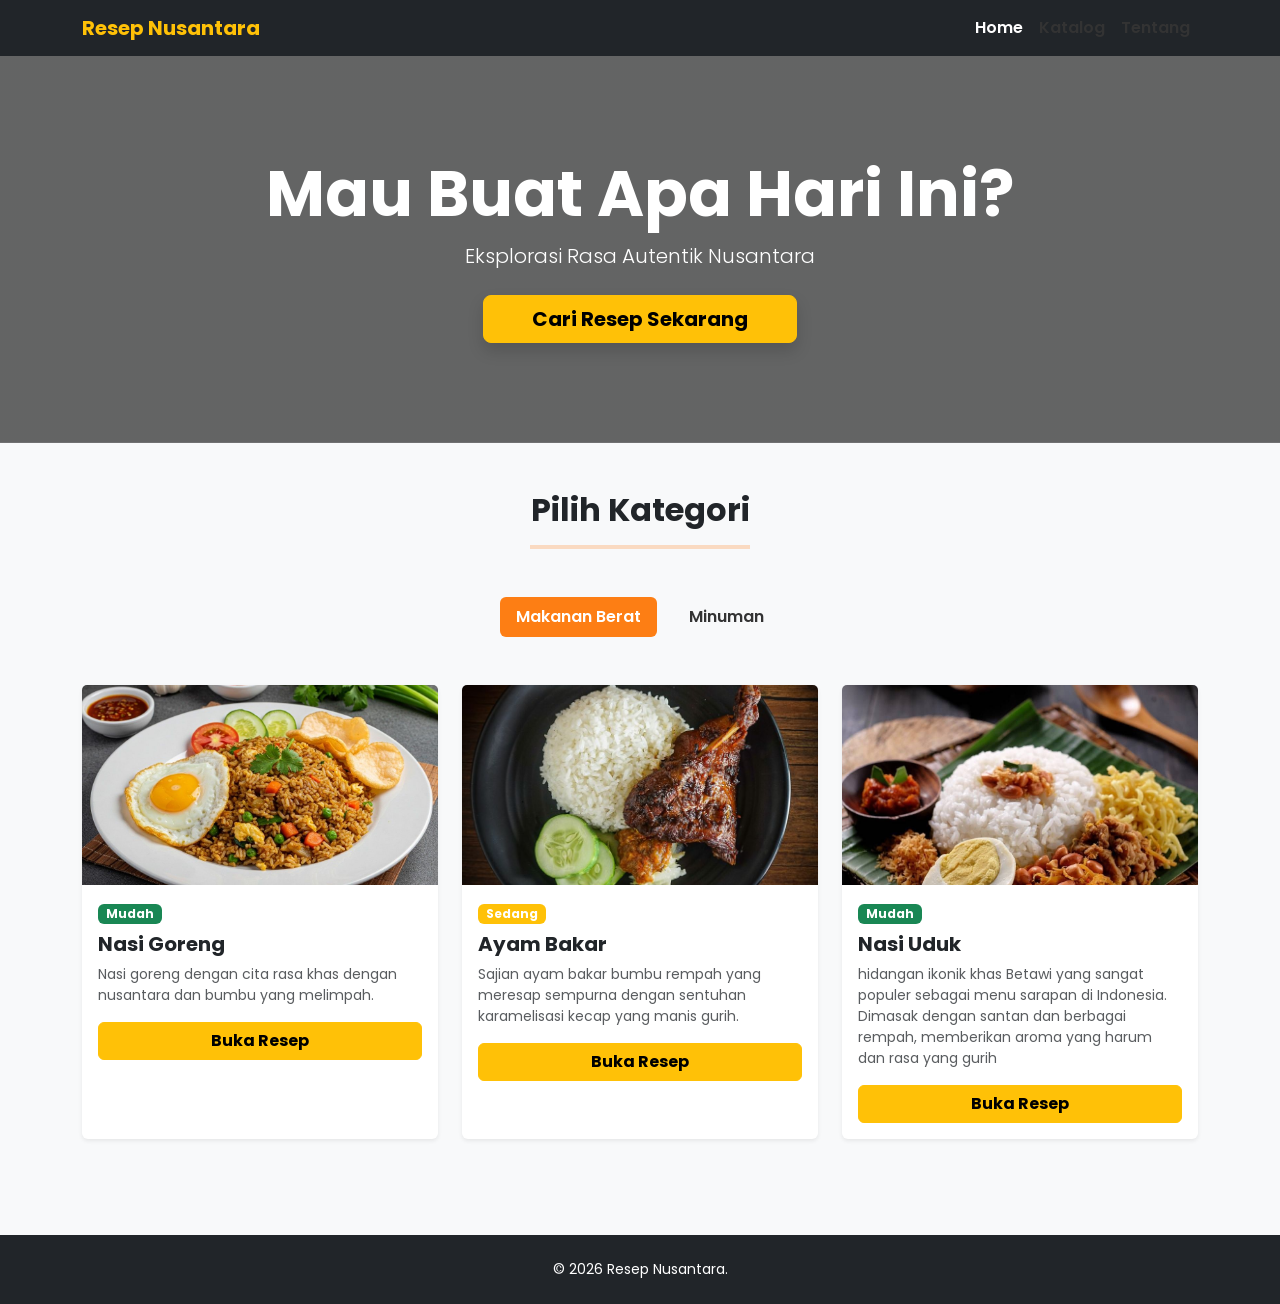
<file: index.html>
<!DOCTYPE html>
<html lang="id">

<head>
    <meta charset="UTF-8">
    <meta name="viewport" content="width=device-width, initial-scale=1.0">
    <link href="https://cdn.jsdelivr.net/npm/bootstrap@5.3.8/dist/css/bootstrap.min.css" rel="stylesheet"
        integrity="sha384-sRIl4kxILFvY47J16cr9ZwB07vP4J8+LH7qKQnuqkuIAvNWLzeN8tE5YBujZqJLB" crossorigin="anonymous">
    <link href="https://fonts.googleapis.com/css2?family=Poppins:wght@300;400;600&display=swap" rel="stylesheet">
    <link rel="stylesheet" href="style.css">
    <title>Resep Nusantara</title>

</head>

<body>
    <nav class="navbar navbar-expand-lg navbar-dark bg-dark sticky-top">
        <div class="container">
            <a class="navbar-brand fw-bold text-warning" href="#">Resep Nusantara</a>
            <button class="navbar-toggler" type="button" data-bs-toggle="collapse" data-bs-target="#navbarNav">
                <span class="navbar-toggler-icon"></span>
            </button>
            <div class="collapse navbar-collapse" id="navbarNav">
                <ul class="navbar-nav ms-auto">
                    <li class="nav-item"><a class="nav-link active" href="#home">Home</a></li>
                    <li class="nav-item"><a class="nav-link" href="#kategori">Katalog</a></li>
                    <li class="nav-item"><a class="nav-link" href="#about">Tentang</a></li>
                </ul>
            </div>
        </div>
    </nav>

    <header class="hero-selection text-center">
        <div class="container">
            <h1 class="display-3 fw-bold">Mau Buat Apa Hari Ini?</h1>
            <p class="lead mb-4">Eksplorasi Rasa Autentik Nusantara</p>
            <a href="#kategori" class="btn btn-warning btn-lg px-5 fw-bold shadow">Cari Resep Sekarang</a>
        </div>
    </header>

    <main class="container py-5" id="kategori">
        <div class="text-center mb-5">
            <h2 class="fw-bold">Pilih Kategori</h2>
            <hr class="mx-auto" style="width: 220px; border: 2px solid #fd7e14;">
        </div>

        <ul class="nav nav-pills justify-content-center mb-5" id="pills-tab" role="tablist">
            <li class="nav-item">
                <button class="nav-link active mx-2" data-bs-toggle="pill" data-bs-target="#makanan">Makanan
                    Berat</button>
            </li>
            <li class="nav-item">
                <button class="nav-link mx-2" data-bs-toggle="pill" data-bs-target="#minuman">Minuman</button>
            </li>
        </ul>

        <div class="tab-content" id="pills-tabContent">
            <div class="tab-pane fade show active" id="makanan">
                <div class="row g-4">
                    <div class="col-md-4">
                        <div class="card h-100 shadow-sm recipe-card">
                            <img src="nasigoreng.jpg" class="card-img-top" alt="Nasi Goreng">
                            <div class="card-body">
                                <span class="badge bg-success mb-2">Mudah</span>
                                <h5 class="card-title fw-bold">Nasi Goreng</h5>
                                <p class="card-text text-muted small">Nasi goreng dengan cita rasa khas dengan nusantara
                                    dan
                                    bumbu yang melimpah.</p>
                                <a href="detailresep-nasigoreng.html" class="btn btn-warning w-100 fw-bold">Buka
                                    Resep</a>
                            </div>
                        </div>
                    </div>
                    <div class="col-md-4">
                        <div class="card h-100 shadow-sm recipe-card">
                            <img src="ayambakar.jpg" class="card-img-top" alt="Ayam Bakar">
                            <div class="card-body">
                                <span class="badge bg-warning mb-2">Sedang</span>
                                <h5 class="card-title fw-bold">Ayam Bakar</h5>
                                <p class="card-text text-muted small">
                                    Sajian ayam bakar bumbu rempah yang meresap sempurna dengan sentuhan karamelisasi
                                    kecap yang manis gurih.</p>
                                <a href="detailresep-ayambakar.html" class="btn btn-warning w-100 fw-bold">Buka
                                    Resep</a>
                            </div>
                        </div>
                    </div>
                    <div class="col-md-4">
                        <div class="card h-100 shadow-sm recipe-card">
                            <img src="nasiuduk.jpg" class="card-img-top" alt="Nasi Uduk">
                            <div class="card-body">
                                <span class="badge bg-success mb-2">Mudah</span>
                                <h5 class="card-title fw-bold">Nasi Uduk</h5>
                                <p class="card-text text-muted small">hidangan ikonik khas Betawi yang sangat populer
                                    sebagai menu sarapan di Indonesia. Dimasak dengan santan dan berbagai rempah,
                                    memberikan aroma yang harum dan rasa yang gurih</p>
                                <a href="detailresep-nasiuduk.html" class="btn btn-warning w-100 fw-bold">Buka
                                    Resep</a>
                            </div>
                        </div>
                    </div>
                </div>
            </div>

            <div class="tab-pane fade" id="minuman">
                <div class="row g-4">
                    <div class="col-md-4">
                        <div class="card h-100 shadow-sm recipe-card">
                            <img src="escendol.jpg" class="card-img-top" alt="Es Cendol">
                            <div class="card-body">
                                <span class="badge bg-info mb-2">Segar</span>
                                <h5 class="card-title fw-bold">Es Cendol</h5>
                                <p class="card-text text-muted small">Minuman ini terdiri dari butiran "cendol" yang
                                    kenyal, disiram dengan santan kelapa yang gurih, dan pemanis alami dari sirup gula
                                    merah.</p>
                                <a href="detailresep-escendol.html" class="btn btn-outline-info w-100 fw-bold">Buka
                                    Resep</a>
                            </div>
                        </div>
                    </div>
                    <div class="col-md-4">
                        <div class="card h-100 shadow-sm recipe-card">
                            <img src="wedangjahe.jpg" class="card-img-top" alt="Wedang Jahe">
                            <div class="card-body">
                                <span class="badge bg-danger mb-2">Panas</span>
                                <h5 class="card-title fw-bold">Wedang Jahe</h5>
                                <p class="card-text text-muted small">Minuman sederhana berbahan dasar jahe bakar yang
                                    dimemarkan dan diseduh dengan air hangat serta gula.</p>
                                <a href="detailresep-wedangjahe.html" class="btn btn-outline-info w-100 fw-bold">Buka
                                    Resep</a>
                            </div>
                        </div>
                    </div>
                    <div class="col-md-4">
                        <div class="card h-100 shadow-sm recipe-card">
                            <img src="esteler.jpg" class="card-img-top" alt="Es Teh">
                            <div class="card-body">
                                <span class="badge bg-info mb-2">Segar</span>
                                <h5 class="card-title fw-bold">Es Teler</h5>
                                <p class="card-text text-muted small">Perpaduan segar potongan nangka, alpukat, dan
                                    kelapa muda yang disajikan dengan serutan es serta siraman susu kental manis.</p>
                                <a href="detailresep-esteler.html" class="btn btn-outline-info w-100 fw-bold">Buka
                                    Resep</a>
                            </div>
                        </div>
                    </div>
                </div>
            </div>
        </div>
    </main>

    <footer class="bg-dark text-white text-center py-4 mt-5">
        <div class="container">
            <p class="mb-0 small">© 2026 Resep Nusantara.</p>
        </div>
    </footer>
    <script src="https://cdn.jsdelivr.net/npm/bootstrap@5.3.3/dist/js/bootstrap.bundle.min.js"></script>

</body>

</html>
</file>
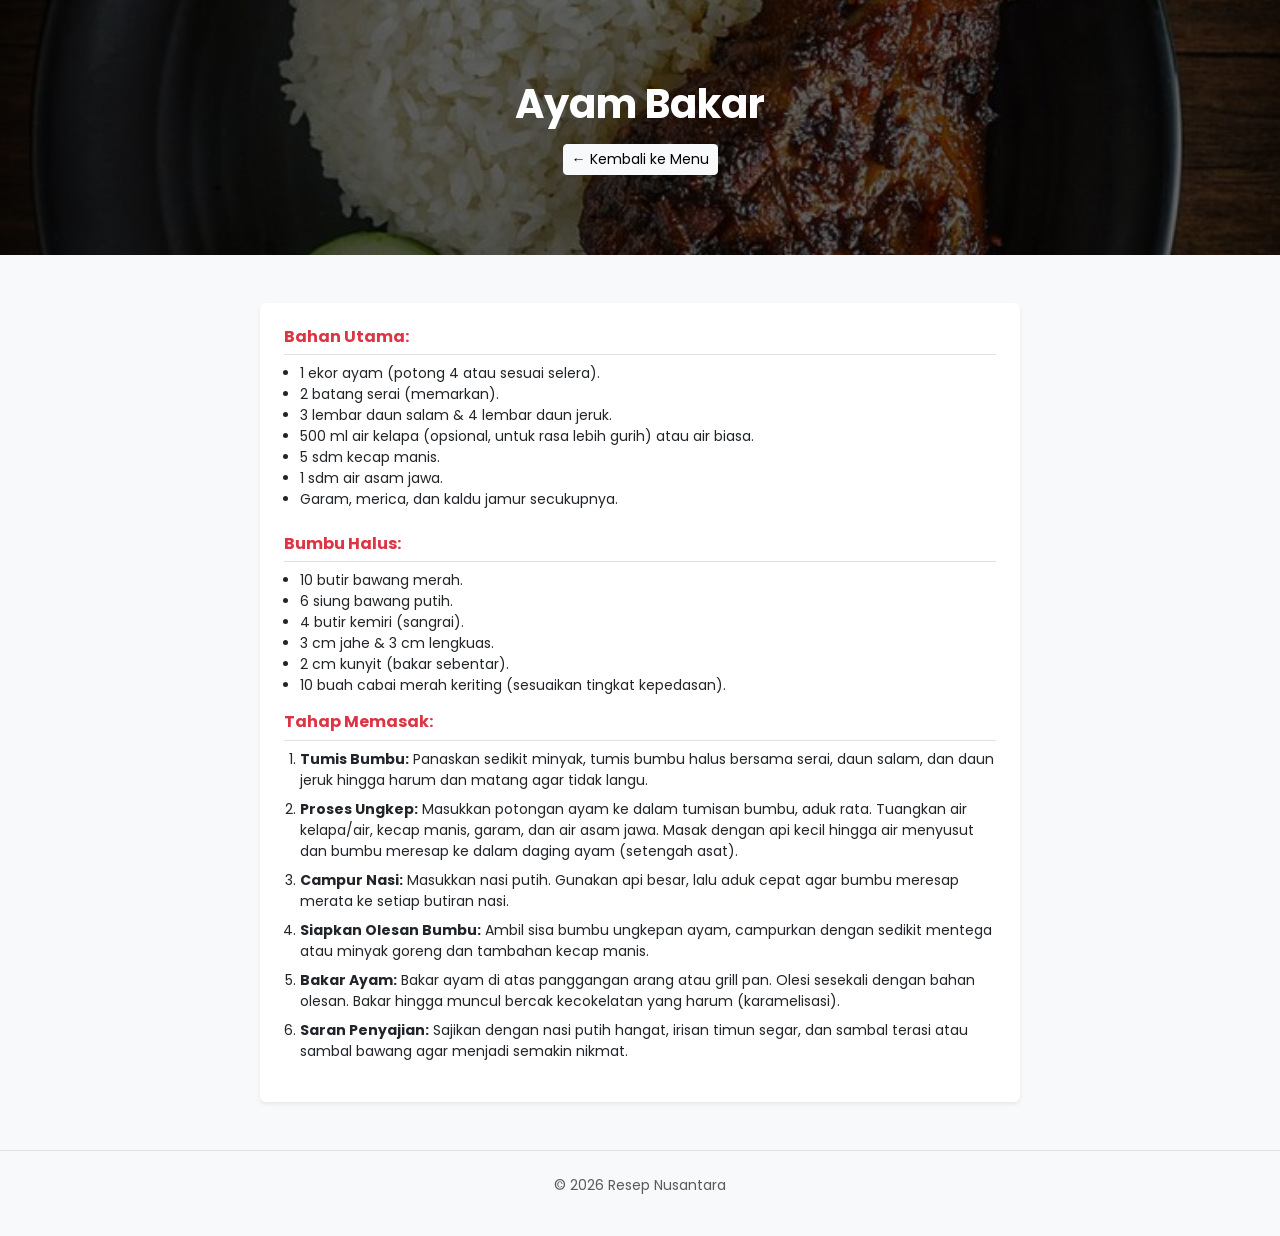
<file: detailresep-ayambakar.html>
<!DOCTYPE html>
<html lang="id">

<head>
    <meta charset="UTF-8">
    <meta name="viewport" content="width=device-width, initial-scale=1.0">
    <link href="https://cdn.jsdelivr.net/npm/bootstrap@5.3.3/dist/css/bootstrap.min.css" rel="stylesheet">
    <link href="https://fonts.googleapis.com/css2?family=Poppins:wght@300;400;600&display=swap" rel="stylesheet">
    <link rel="stylesheet" href="style.css">
    <title>Resep Ayam Bakar</title>
</head>

<body>

    <header class="recipe-header text-center mb-5" style="background-image: url(ayambakar.jpg);">
        <div class="container">
            <h1 class="fw-bold">Ayam Bakar</h1>
            <a href="index.html" class="btn btn-light btn-sm mt-2">← Kembali ke Menu</a>
        </div>
    </header>

    <main class="container mb-5">
        <div class="row justify-content-center">
            <div class="col-md-8 bg-white p-4 shadow-sm rounded">
                <h6 class="fw-bold text-danger border-bottom pb-2">Bahan Utama:</h6>
                <ul class="small ps-3 mb-4">
                    <li>1 ekor ayam (potong 4 atau sesuai selera).</li>
                    <li>2 batang serai (memarkan).</li>
                    <li>3 lembar daun salam & 4 lembar daun jeruk.</li>
                    <li>500 ml air kelapa (opsional, untuk rasa lebih gurih) atau air biasa.</li>
                    <li>5 sdm kecap manis.</li>
                    <li>1 sdm air asam jawa.</li>
                    <li>Garam, merica, dan kaldu jamur secukupnya.</li>
                </ul>

                <h6 class="fw-bold text-danger border-bottom pb-2">Bumbu Halus:</h6>
                <ul class="small ps-3">
                    <li>10 butir bawang merah.</li>
                    <li>6 siung bawang putih.</li>
                    <li>4 butir kemiri (sangrai).</li>
                    <li>3 cm jahe & 3 cm lengkuas.</li>
                    <li>2 cm kunyit (bakar sebentar).</li>
                    <li>10 buah cabai merah keriting (sesuaikan tingkat kepedasan).</li>
                </ul>

                <h6 class="fw-bold text-danger border-bottom pb-2">Tahap Memasak:</h6>
                <ol class="small ps-3">
                    <li class="mb-2"><strong>Tumis Bumbu:</strong> Panaskan sedikit minyak, tumis bumbu halus bersama
                        serai, daun salam, dan daun jeruk hingga harum dan matang agar tidak langu.</li>
                    <li class="mb-2"><strong>Proses Ungkep:</strong> Masukkan potongan ayam ke dalam tumisan bumbu, aduk
                        rata. Tuangkan air kelapa/air, kecap manis, garam, dan air asam jawa. Masak dengan api kecil
                        hingga air menyusut dan bumbu meresap ke dalam daging ayam (setengah asat).</li>
                    <li class="mb-2"><strong>Campur Nasi:</strong> Masukkan nasi putih. Gunakan api besar, lalu aduk
                        cepat agar bumbu meresap merata ke setiap butiran nasi.</li>
                    <li class="mb-2"><strong>Siapkan Olesan Bumbu:</strong> Ambil sisa bumbu ungkepan ayam, campurkan
                        dengan sedikit mentega atau minyak goreng dan tambahan kecap manis.</li>
                    <li class="mb-2"><strong>Bakar Ayam:</strong> Bakar ayam di atas panggangan arang atau grill pan.
                        Olesi sesekali dengan bahan olesan. Bakar hingga muncul bercak kecokelatan yang harum
                        (karamelisasi).</li>
                    <li class="mb-2"><strong>Saran Penyajian:</strong> Sajikan dengan nasi putih hangat, irisan timun
                        segar, dan sambal terasi atau sambal bawang agar menjadi semakin nikmat.</li>
                </ol>
            </div>
        </div>
    </main>

    <footer class="text-center py-4 border-top">
        <p class="small text-muted">© 2026 Resep Nusantara</p>
    </footer>

</body>

</html>
</file>
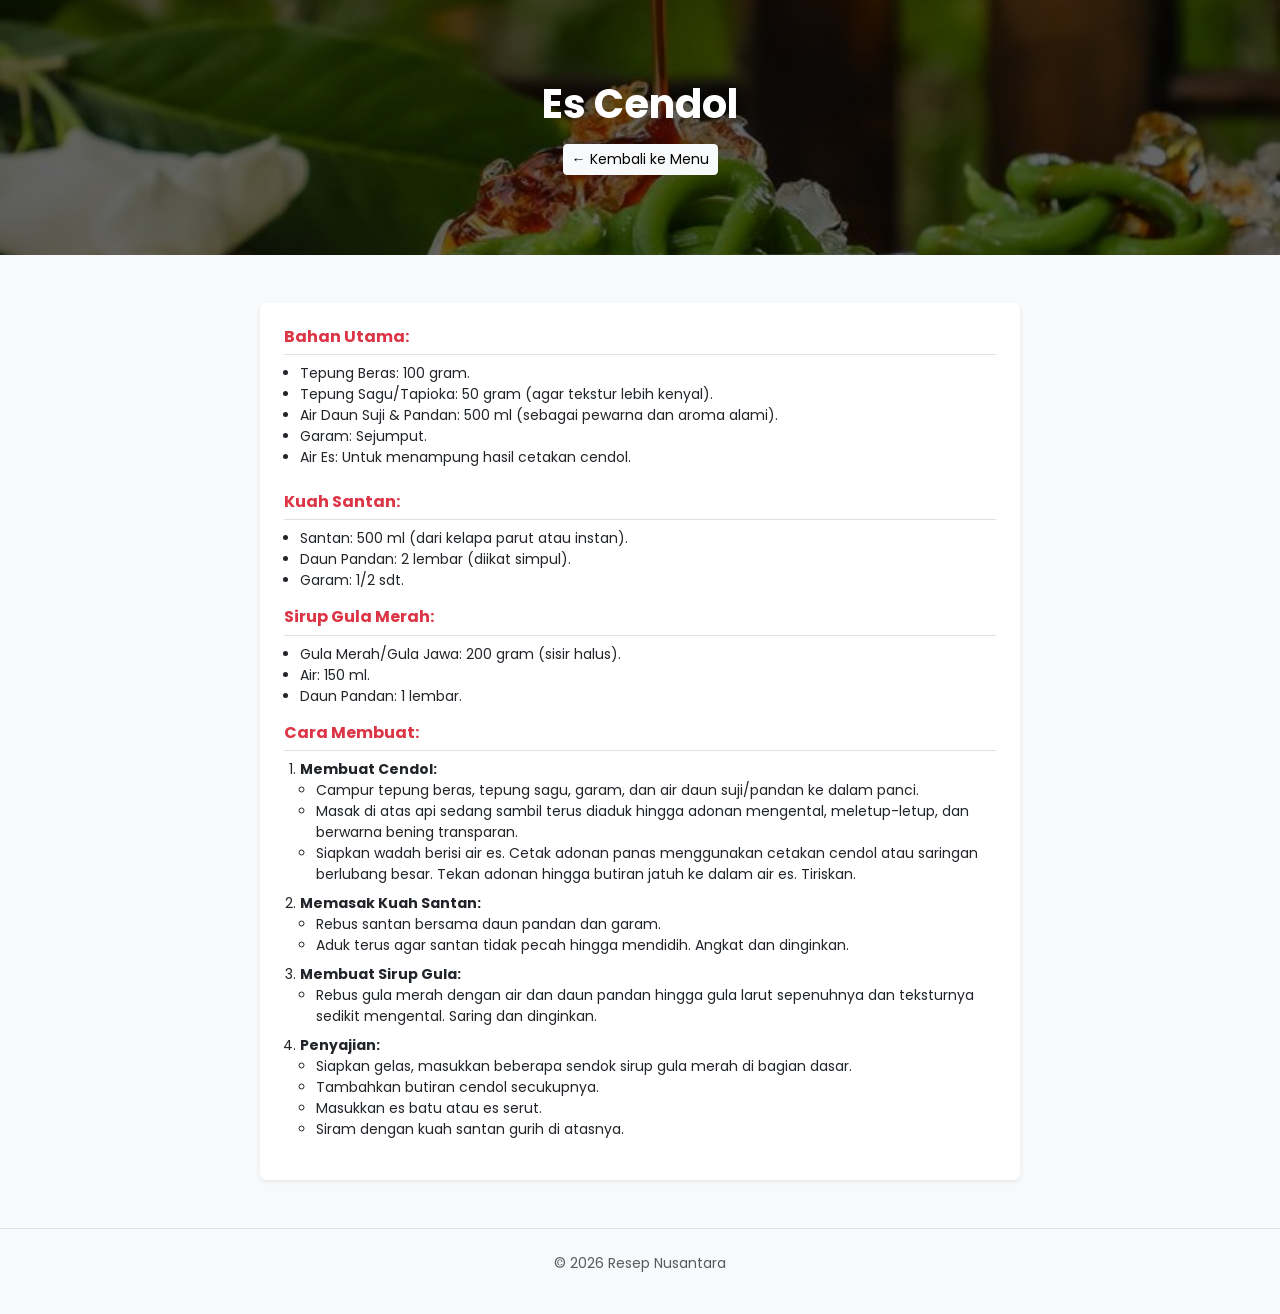
<file: detailresep-escendol.html>
<!DOCTYPE html>
<html lang="id">

<head>
    <meta charset="UTF-8">
    <meta name="viewport" content="width=device-width, initial-scale=1.0">
    <link href="https://cdn.jsdelivr.net/npm/bootstrap@5.3.3/dist/css/bootstrap.min.css" rel="stylesheet">
    <link href="https://fonts.googleapis.com/css2?family=Poppins:wght@300;400;600&display=swap" rel="stylesheet">
    <link rel="stylesheet" href="style.css">
    <title>Resep Es Cendol</title>
</head>

<body>

    <header class="recipe-header text-center mb-5" style="background-image: url(escendol.jpg);">
        <div class="container">
            <h1 class="fw-bold">Es Cendol</h1>
            <a href="index.html" class="btn btn-light btn-sm mt-2">← Kembali ke Menu</a>
        </div>
    </header>

    <main class="container mb-5">
        <div class="row justify-content-center">
            <div class="col-md-8 bg-white p-4 shadow-sm rounded">
                <h6 class="fw-bold text-danger border-bottom pb-2">Bahan Utama:</h6>
                <ul class="small ps-3 mb-4">
                    <li>Tepung Beras: 100 gram.</li>
                    <li>Tepung Sagu/Tapioka: 50 gram (agar tekstur lebih kenyal).</li>
                    <li>Air Daun Suji & Pandan: 500 ml (sebagai pewarna dan aroma alami).</li>
                    <li>Garam: Sejumput.</li>
                    <li>Air Es: Untuk menampung hasil cetakan cendol.</li>
                </ul>

                <h6 class="fw-bold text-danger border-bottom pb-2">Kuah Santan:</h6>
                <ul class="small ps-3">
                    <li>Santan: 500 ml (dari kelapa parut atau instan).</li>
                    <li>Daun Pandan: 2 lembar (diikat simpul).</li>
                    <li>Garam: 1/2 sdt.</li>
                </ul>

                <h6 class="fw-bold text-danger border-bottom pb-2">Sirup Gula Merah:</h6>
                <ul class="small ps-3">
                    <li>Gula Merah/Gula Jawa: 200 gram (sisir halus).</li>
                    <li>Air: 150 ml.</li>
                    <li>Daun Pandan: 1 lembar.</li>
                </ul>

                <h6 class="fw-bold text-danger border-bottom pb-2">Cara Membuat:</h6>
                <ol class="small ps-3">
                    <li class="mb-2"><strong>Membuat Cendol:</strong>
                        <ul class="ps-3">
                            <li>Campur tepung beras, tepung sagu, garam, dan air daun suji/pandan ke dalam panci.</li>
                            <li>Masak di atas api sedang sambil terus diaduk hingga adonan mengental, meletup-letup, dan
                                berwarna bening transparan.</li>
                            <li>Siapkan wadah berisi air es. Cetak adonan panas menggunakan cetakan cendol atau saringan
                                berlubang besar. Tekan adonan hingga butiran jatuh ke dalam air es. Tiriskan.</li>
                        </ul>
                    </li>
                    <li class="mb-2"><strong>Memasak Kuah Santan:</strong>
                        <ul class="ps-3">
                            <li>Rebus santan bersama daun pandan dan garam.</li>
                            <li>Aduk terus agar santan tidak pecah hingga mendidih. Angkat dan dinginkan.</li>
                        </ul>
                    </li>
                    <li class="mb-2"><strong>Membuat Sirup Gula:</strong>
                        <ul class="ps-3">
                            <li>Rebus gula merah dengan air dan daun pandan hingga gula larut sepenuhnya dan teksturnya
                                sedikit mengental. Saring dan dinginkan.</li>
                        </ul>
                    </li>
                    <li class="mb-2"><strong>Penyajian:</strong>
                        <ul class="ps-3">
                            <li>Siapkan gelas, masukkan beberapa sendok sirup gula merah di bagian dasar.</li>
                            <li>Tambahkan butiran cendol secukupnya.</li>
                            <li>Masukkan es batu atau es serut.</li>
                            <li>Siram dengan kuah santan gurih di atasnya.</li>
                        </ul>
                    </li>

                </ol>
            </div>
        </div>
    </main>

    <footer class="text-center py-4 border-top">
        <p class="small text-muted">© 2026 Resep Nusantara</p>
    </footer>

</body>

</html>
</file>
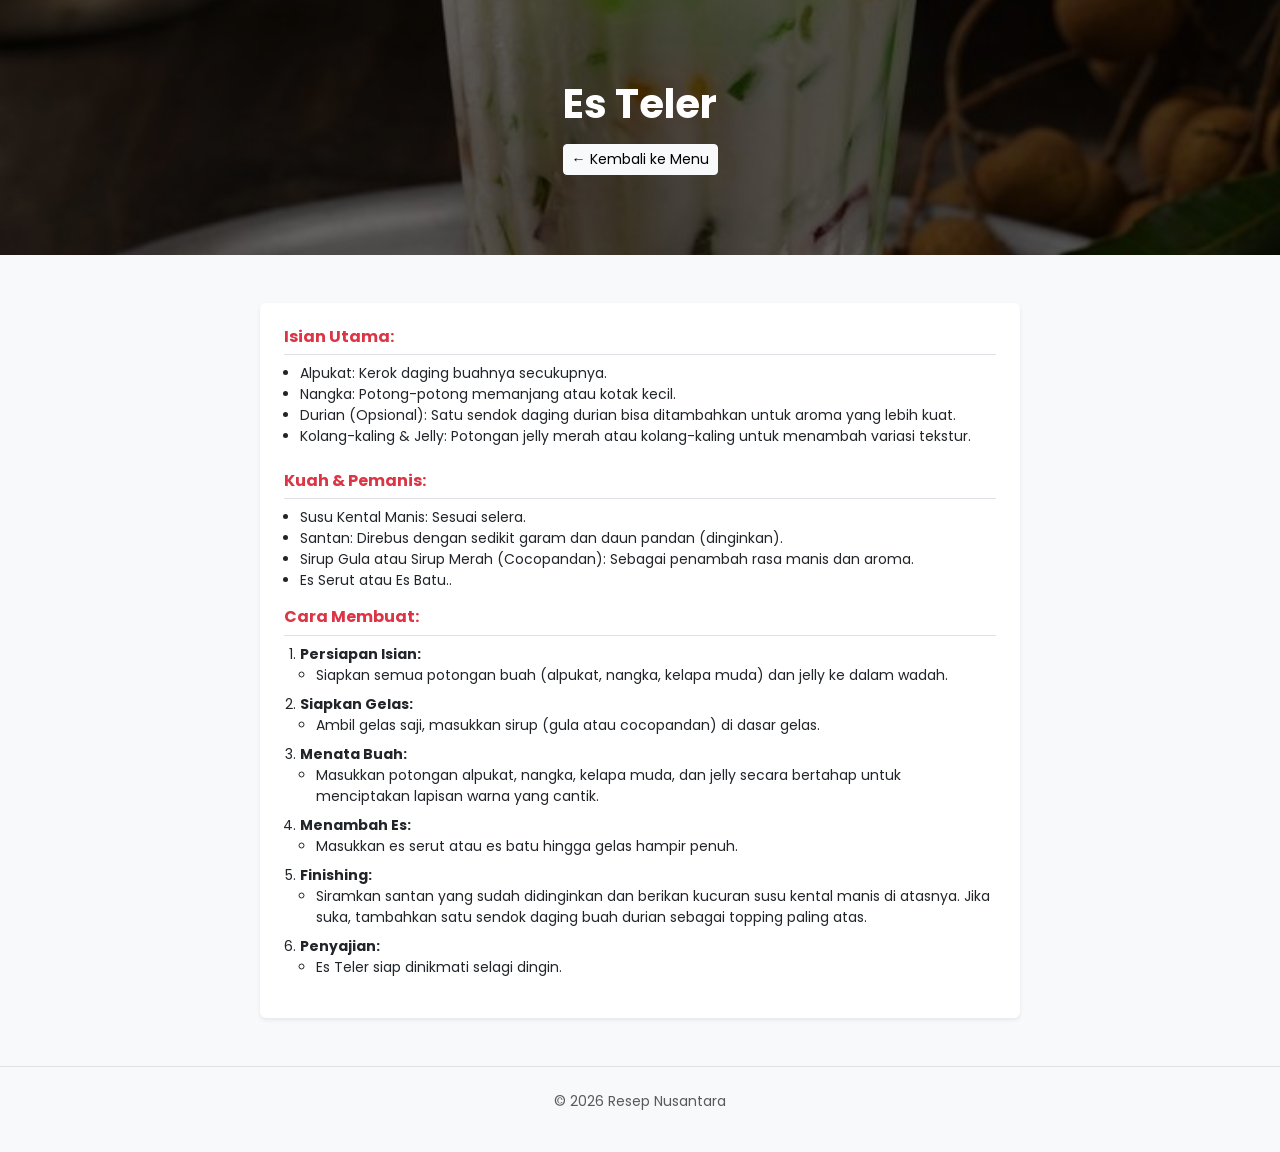
<file: detailresep-esteler.html>
<!DOCTYPE html>
<html lang="id">

<head>
    <meta charset="UTF-8">
    <meta name="viewport" content="width=device-width, initial-scale=1.0">
    <link href="https://cdn.jsdelivr.net/npm/bootstrap@5.3.3/dist/css/bootstrap.min.css" rel="stylesheet">
    <link href="https://fonts.googleapis.com/css2?family=Poppins:wght@300;400;600&display=swap" rel="stylesheet">
    <link rel="stylesheet" href="style.css">
    <title>Resep Es Teler</title>
</head>

<body>

    <header class="recipe-header text-center mb-5" style="background-image: url(esteler.jpg);">
        <div class="container">
            <h1 class="fw-bold">Es Teler</h1>
            <a href="index.html" class="btn btn-light btn-sm mt-2">← Kembali ke Menu</a>
        </div>
    </header>

    <main class="container mb-5">
        <div class="row justify-content-center">
            <div class="col-md-8 bg-white p-4 shadow-sm rounded">
                <h6 class="fw-bold text-danger border-bottom pb-2">Isian Utama:</h6>
                <ul class="small ps-3 mb-4">
                    <li>Alpukat: Kerok daging buahnya secukupnya.</li>
                    <li>Nangka: Potong-potong memanjang atau kotak kecil.</li>
                    <li>Durian (Opsional): Satu sendok daging durian bisa ditambahkan untuk aroma yang lebih kuat.</li>
                    <li>Kolang-kaling & Jelly: Potongan jelly merah atau kolang-kaling untuk menambah variasi tekstur.
                    </li>
                </ul>

                <h6 class="fw-bold text-danger border-bottom pb-2">Kuah & Pemanis:</h6>
                <ul class="small ps-3">
                    <li>Susu Kental Manis: Sesuai selera.</li>
                    <li>Santan: Direbus dengan sedikit garam dan daun pandan (dinginkan).</li>
                    <li>Sirup Gula atau Sirup Merah (Cocopandan): Sebagai penambah rasa manis dan aroma.</li>
                    <li>Es Serut atau Es Batu..</li>
                </ul>

                <h6 class="fw-bold text-danger border-bottom pb-2">Cara Membuat:</h6>
                <ol class="small ps-3">
                    <li class="mb-2"><strong>Persiapan Isian:</strong>
                        <ul class="ps-3">
                            <li>Siapkan semua potongan buah (alpukat, nangka, kelapa muda) dan jelly ke dalam wadah.
                            </li>
                        </ul>
                    </li>
                    <li class="mb-2"><strong>Siapkan Gelas:</strong>
                        <ul class="ps-3">
                            <li>Ambil gelas saji, masukkan sirup (gula atau cocopandan) di dasar gelas.</li>
                        </ul>
                    </li>
                    <li class="mb-2"><strong>Menata Buah:</strong>
                        <ul class="ps-3">
                            <li>Masukkan potongan alpukat, nangka, kelapa muda, dan jelly secara bertahap untuk
                                menciptakan lapisan warna yang cantik.</li>
                        </ul>
                    </li>
                    <li class="mb-2"><strong>Menambah Es:</strong>
                        <ul class="ps-3">
                            <li>Masukkan es serut atau es batu hingga gelas hampir penuh.</li>
                        </ul>
                    </li>
                    <li class="mb-2"><strong>Finishing:</strong>
                        <ul class="ps-3">
                            <li>Siramkan santan yang sudah didinginkan dan berikan kucuran susu kental manis di atasnya.
                                Jika suka, tambahkan satu sendok daging buah durian sebagai topping paling atas.</li>
                        </ul>
                    </li>
                    <li class="mb-2"><strong>Penyajian:</strong>
                        <ul class="ps-3">
                            <li>Es Teler siap dinikmati selagi dingin.</li>
                        </ul>
                    </li>

                </ol>
            </div>
        </div>
    </main>

    <footer class="text-center py-4 border-top">
        <p class="small text-muted">© 2026 Resep Nusantara</p>
    </footer>

</body>

</html>
</file>
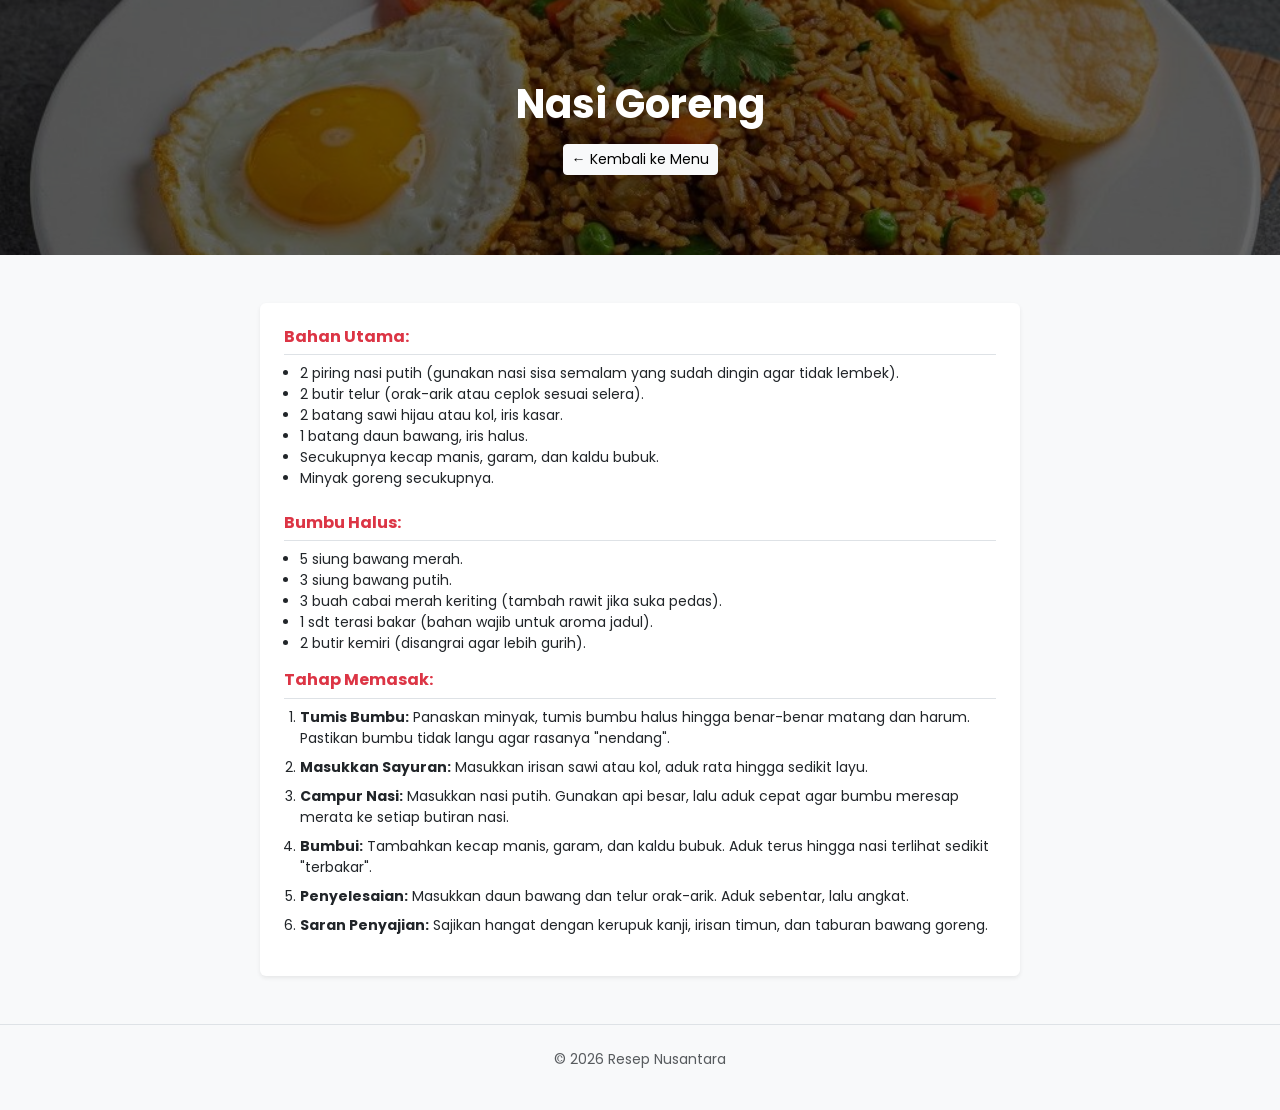
<file: detailresep-nasigoreng.html>
<!DOCTYPE html>
<html lang="id">

<head>
    <meta charset="UTF-8">
    <meta name="viewport" content="width=device-width, initial-scale=1.0">
    <link href="https://cdn.jsdelivr.net/npm/bootstrap@5.3.3/dist/css/bootstrap.min.css" rel="stylesheet">
    <link href="https://fonts.googleapis.com/css2?family=Poppins:wght@300;400;600&display=swap" rel="stylesheet">
    <link rel="stylesheet" href="style.css">
    <title>Resep Nasi Goreng</title>
</head>

<body>

    <header class="recipe-header text-center mb-5" style="background-image: url(nasigoreng.jpg);">
        <div class="container">
            <h1 class="fw-bold">Nasi Goreng</h1>
            <a href="index.html" class="btn btn-light btn-sm mt-2">← Kembali ke Menu</a>
        </div>
    </header>

    <main class="container mb-5">
        <div class="row justify-content-center">
            <div class="col-md-8 bg-white p-4 shadow-sm rounded">
                <h6 class="fw-bold text-danger border-bottom pb-2">Bahan Utama:</h6>
                <ul class="small ps-3 mb-4">
                    <li>2 piring nasi putih (gunakan nasi sisa semalam yang sudah dingin agar tidak lembek).</li>
                    <li>2 butir telur (orak-arik atau ceplok sesuai selera).</li>
                    <li>2 batang sawi hijau atau kol, iris kasar.</li>
                    <li>1 batang daun bawang, iris halus.</li>
                    <li>Secukupnya kecap manis, garam, dan kaldu bubuk.</li>
                    <li>Minyak goreng secukupnya.</li>
                </ul>

                <h6 class="fw-bold text-danger border-bottom pb-2">Bumbu Halus:</h6>
                <ul class="small ps-3">
                    <li>5 siung bawang merah.</li>
                    <li>3 siung bawang putih.</li>
                    <li>3 buah cabai merah keriting (tambah rawit jika suka pedas).</li>
                    <li>1 sdt terasi bakar (bahan wajib untuk aroma jadul).</li>
                    <li>2 butir kemiri (disangrai agar lebih gurih).</li>
                </ul>

                <h6 class="fw-bold text-danger border-bottom pb-2">Tahap Memasak:</h6>
                <ol class="small ps-3">
                    <li class="mb-2"><strong>Tumis Bumbu:</strong> Panaskan minyak, tumis bumbu halus hingga benar-benar
                        matang dan harum. Pastikan bumbu tidak langu agar rasanya "nendang".</li>
                    <li class="mb-2"><strong>Masukkan Sayuran:</strong> Masukkan irisan sawi atau kol, aduk rata hingga
                        sedikit layu.</li>
                    <li class="mb-2"><strong>Campur Nasi:</strong> Masukkan nasi putih. Gunakan api besar, lalu aduk
                        cepat agar bumbu meresap merata ke setiap butiran nasi.</li>
                    <li class="mb-2"><strong>Bumbui:</strong> Tambahkan kecap manis, garam, dan kaldu bubuk. Aduk terus
                        hingga nasi terlihat sedikit "terbakar".</li>
                    <li class="mb-2"><strong>Penyelesaian:</strong> Masukkan daun bawang dan telur orak-arik. Aduk
                        sebentar, lalu angkat.</li>
                    <li class="mb-2"><strong>Saran Penyajian:</strong> Sajikan hangat dengan kerupuk kanji, irisan
                        timun, dan taburan bawang goreng.</li>
                </ol>
            </div>
        </div>
    </main>

    <footer class="text-center py-4 border-top">
        <p class="small text-muted">© 2026 Resep Nusantara</p>
    </footer>

</body>

</html>
</file>
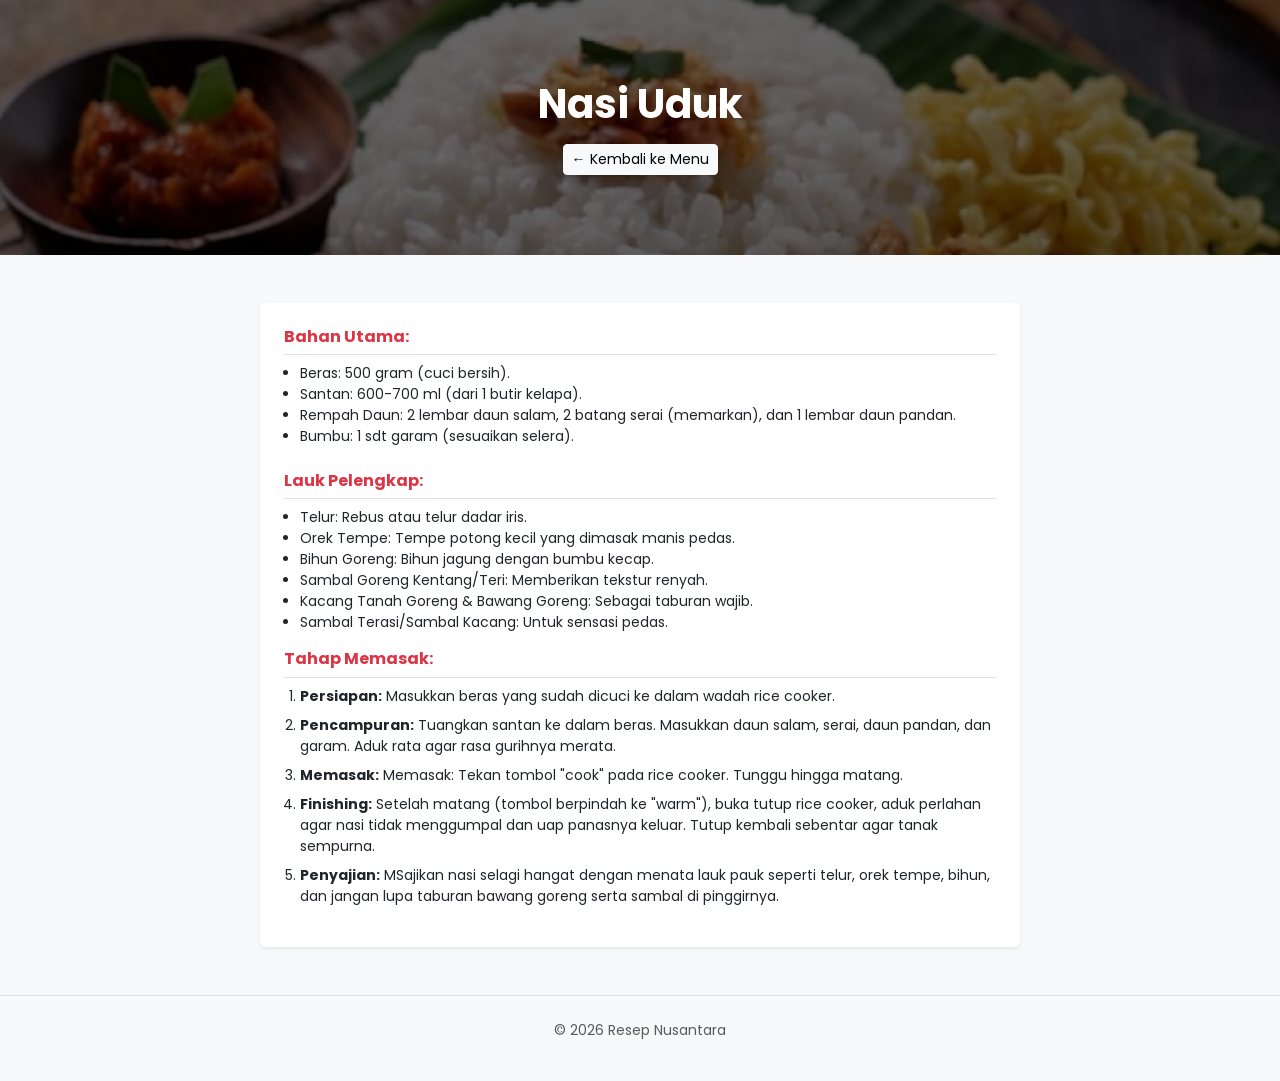
<file: detailresep-nasiuduk.html>
<!DOCTYPE html>
<html lang="id">

<head>
    <meta charset="UTF-8">
    <meta name="viewport" content="width=device-width, initial-scale=1.0">
    <link href="https://cdn.jsdelivr.net/npm/bootstrap@5.3.3/dist/css/bootstrap.min.css" rel="stylesheet">
    <link href="https://fonts.googleapis.com/css2?family=Poppins:wght@300;400;600&display=swap" rel="stylesheet">
    <link rel="stylesheet" href="style.css">
    <title>Resep Nasi Uduk</title>
</head>

<body>

    <header class="recipe-header text-center mb-5" style="background-image: url(nasiuduk.jpg);">
        <div class="container">
            <h1 class="fw-bold">Nasi Uduk</h1>
            <a href="index.html" class="btn btn-light btn-sm mt-2">← Kembali ke Menu</a>
        </div>
    </header>

    <main class="container mb-5">
        <div class="row justify-content-center">
            <div class="col-md-8 bg-white p-4 shadow-sm rounded">
                <h6 class="fw-bold text-danger border-bottom pb-2">Bahan Utama:</h6>
                <ul class="small ps-3 mb-4">
                    <li>Beras: 500 gram (cuci bersih).</li>
                    <li>Santan: 600-700 ml (dari 1 butir kelapa).</li>
                    <li>Rempah Daun: 2 lembar daun salam, 2 batang serai (memarkan), dan 1 lembar daun pandan.</li>
                    <li>Bumbu: 1 sdt garam (sesuaikan selera).</li>
                </ul>

                <h6 class="fw-bold text-danger border-bottom pb-2">Lauk Pelengkap:</h6>
                <ul class="small ps-3">
                    <li>Telur: Rebus atau telur dadar iris.</li>
                    <li>Orek Tempe: Tempe potong kecil yang dimasak manis pedas.</li>
                    <li>Bihun Goreng: Bihun jagung dengan bumbu kecap.</li>
                    <li>Sambal Goreng Kentang/Teri: Memberikan tekstur renyah.</li>
                    <li>Kacang Tanah Goreng & Bawang Goreng: Sebagai taburan wajib.</li>
                    <li>Sambal Terasi/Sambal Kacang: Untuk sensasi pedas.</li>
                </ul>

                <h6 class="fw-bold text-danger border-bottom pb-2">Tahap Memasak:</h6>
                <ol class="small ps-3">
                    <li class="mb-2"><strong>Persiapan:</strong> Masukkan beras yang sudah dicuci ke dalam wadah rice
                        cooker.</li>
                    <li class="mb-2"><strong>Pencampuran:</strong> Tuangkan santan ke dalam beras. Masukkan daun salam,
                        serai, daun pandan, dan garam. Aduk rata agar rasa gurihnya merata.</li>
                    <li class="mb-2"><strong>Memasak:</strong> Memasak: Tekan tombol "cook" pada rice cooker. Tunggu
                        hingga matang.</li>
                    <li class="mb-2"><strong>Finishing:</strong> Setelah matang (tombol berpindah ke "warm"), buka tutup
                        rice cooker, aduk perlahan agar nasi tidak menggumpal dan uap panasnya keluar. Tutup kembali
                        sebentar agar tanak sempurna.</li>
                    <li class="mb-2"><strong>Penyajian:</strong> MSajikan nasi selagi hangat dengan menata lauk pauk
                        seperti telur, orek tempe, bihun, dan jangan lupa taburan bawang goreng serta sambal di
                        pinggirnya.</li>
                </ol>
            </div>
        </div>
    </main>

    <footer class="text-center py-4 border-top">
        <p class="small text-muted">© 2026 Resep Nusantara</p>
    </footer>

</body>

</html>
</file>
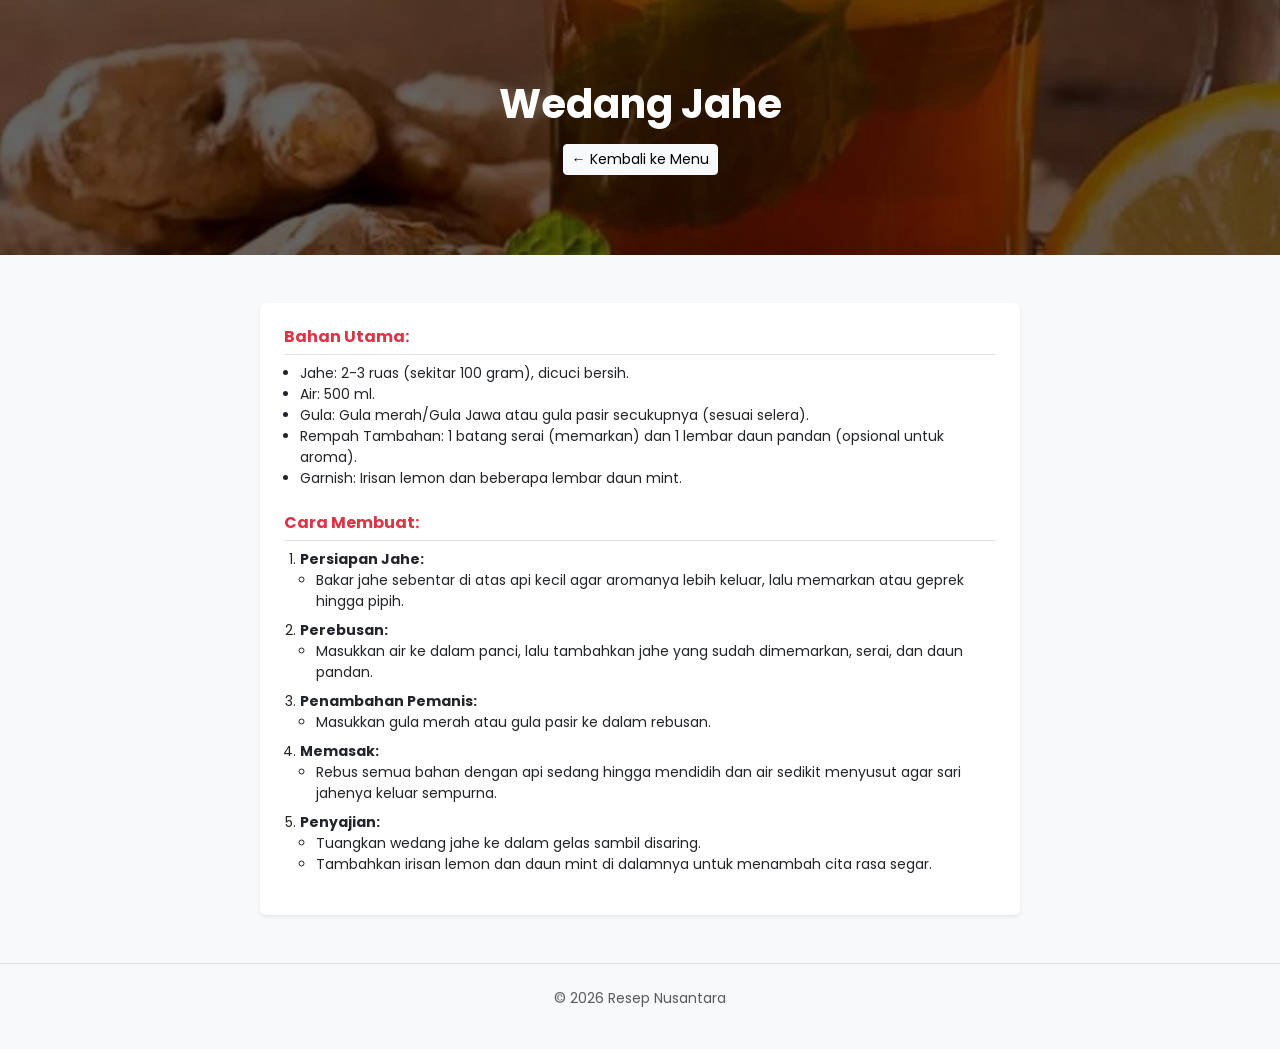
<file: detailresep-wedangjahe.html>
<!DOCTYPE html>
<html lang="id">

<head>
    <meta charset="UTF-8">
    <meta name="viewport" content="width=device-width, initial-scale=1.0">
    <link href="https://cdn.jsdelivr.net/npm/bootstrap@5.3.3/dist/css/bootstrap.min.css" rel="stylesheet">
    <link href="https://fonts.googleapis.com/css2?family=Poppins:wght@300;400;600&display=swap" rel="stylesheet">
    <link rel="stylesheet" href="style.css">
    <title>Resep Wedang Jahe</title>
</head>

<body>
    <header class="recipe-header text-center mb-5" style="background-image: url(wedangjahe.jpg);">
        <div class="container">
            <h1 class="fw-bold">Wedang Jahe</h1>
            <a href="index.html" class="btn btn-light btn-sm mt-2">← Kembali ke Menu</a>
        </div>  
    </header>

    <main class="container mb-5">
        <div class="row justify-content-center">
            <div class="col-md-8 bg-white p-4 shadow-sm rounded">
                <h6 class="fw-bold text-danger border-bottom pb-2">Bahan Utama:</h6>
                <ul class="small ps-3 mb-4">
                    <li>Jahe: 2-3 ruas (sekitar 100 gram), dicuci bersih.</li>
                    <li>Air: 500 ml.</li>
                    <li>Gula: Gula merah/Gula Jawa atau gula pasir secukupnya (sesuai selera).</li>
                    <li>Rempah Tambahan: 1 batang serai (memarkan) dan 1 lembar daun pandan (opsional untuk aroma).</li>
                    <li>Garnish: Irisan lemon dan beberapa lembar daun mint.</li>
                </ul>

                <h6 class="fw-bold text-danger border-bottom pb-2">Cara Membuat:</h6>
                <ol class="small ps-3">
                    <li class="mb-2"><strong>Persiapan Jahe:</strong>
                        <ul class="ps-3">
                            <li>Bakar jahe sebentar di atas api kecil agar aromanya lebih keluar, lalu memarkan atau
                                geprek hingga pipih.</li>
                        </ul>
                    </li>
                    <li class="mb-2"><strong>Perebusan:</strong>
                        <ul class="ps-3">
                            <li>Masukkan air ke dalam panci, lalu tambahkan jahe yang sudah dimemarkan, serai, dan daun
                                pandan.</li>
                        </ul>
                    </li>
                    <li class="mb-2"><strong>Penambahan Pemanis:</strong>
                        <ul class="ps-3">
                            <li>Masukkan gula merah atau gula pasir ke dalam rebusan.</li>
                        </ul>
                    </li>
                    <li class="mb-2"><strong>Memasak:</strong>
                        <ul class="ps-3">
                            <li>Rebus semua bahan dengan api sedang hingga mendidih dan air sedikit menyusut agar sari
                                jahenya keluar sempurna.</li>
                        </ul>
                    </li>
                    <li class="mb-2"><strong>Penyajian:</strong>
                        <ul class="ps-3">
                            <li>Tuangkan wedang jahe ke dalam gelas sambil disaring.</li>
                            <li>Tambahkan irisan lemon dan daun mint di dalamnya untuk menambah cita
                                rasa segar.</li>

                        </ul>
                    </li>

                </ol>
            </div>
        </div>
    </main>

    <footer class="text-center py-4 border-top">
        <p class="small text-muted">© 2026 Resep Nusantara</p>
    </footer>

</body>

</html>
</file>
<file: style.css>
body {
    font-family: 'Poppins', sans-serif;
    background-color: #f8f9fa;
}

.hero-selection {
    background: linear-gradient(rgba(0, 0, 0, 0.6), rgba(0, 0, 0, 0.6)),
        url('https://images.unsplash.com/photo-1504674900247-0877df9cc836?q=80&w=1470');
    background-size: cover;
    background-position: center;
    color: white;
    padding: 100px 0;
}

.recipe-card img {
    height: 200px;
    object-fit: cover;
}

.card {
    border: none;
    transition: transform 0.3s ease, shadow 0.3s ease;
}

.card:hover {
    transform: translateY(-10px);
    box-shadow: 0 10px 20px rgba(0, 0, 0, 0.1);
}

.nav-pills .nav-link.active {
    background-color: #fd7e14;
}

.nav-link {
    color: #333;
    font-weight: 600;
}

.card-img-top {
    height: 200px;
    object-fit: cover;
}

.recipe-header {
    background-color: #333;
    background-size: cover;
    background-position: center;
    background-repeat: no-repeat;
    color: white;
    padding: 80px 0;
    position: relative;
    width: 100%;
}

.recipe-header::before {
    content: "";
    position: absolute;
    top: 0;
    left: 0;
    right: 0;
    bottom: 0;
    background: rgba(0, 0, 0, 0.6);
    z-index: 1;
}

.recipe-header .container {
    position: relative;
    z-index: 2;
}
</file>
